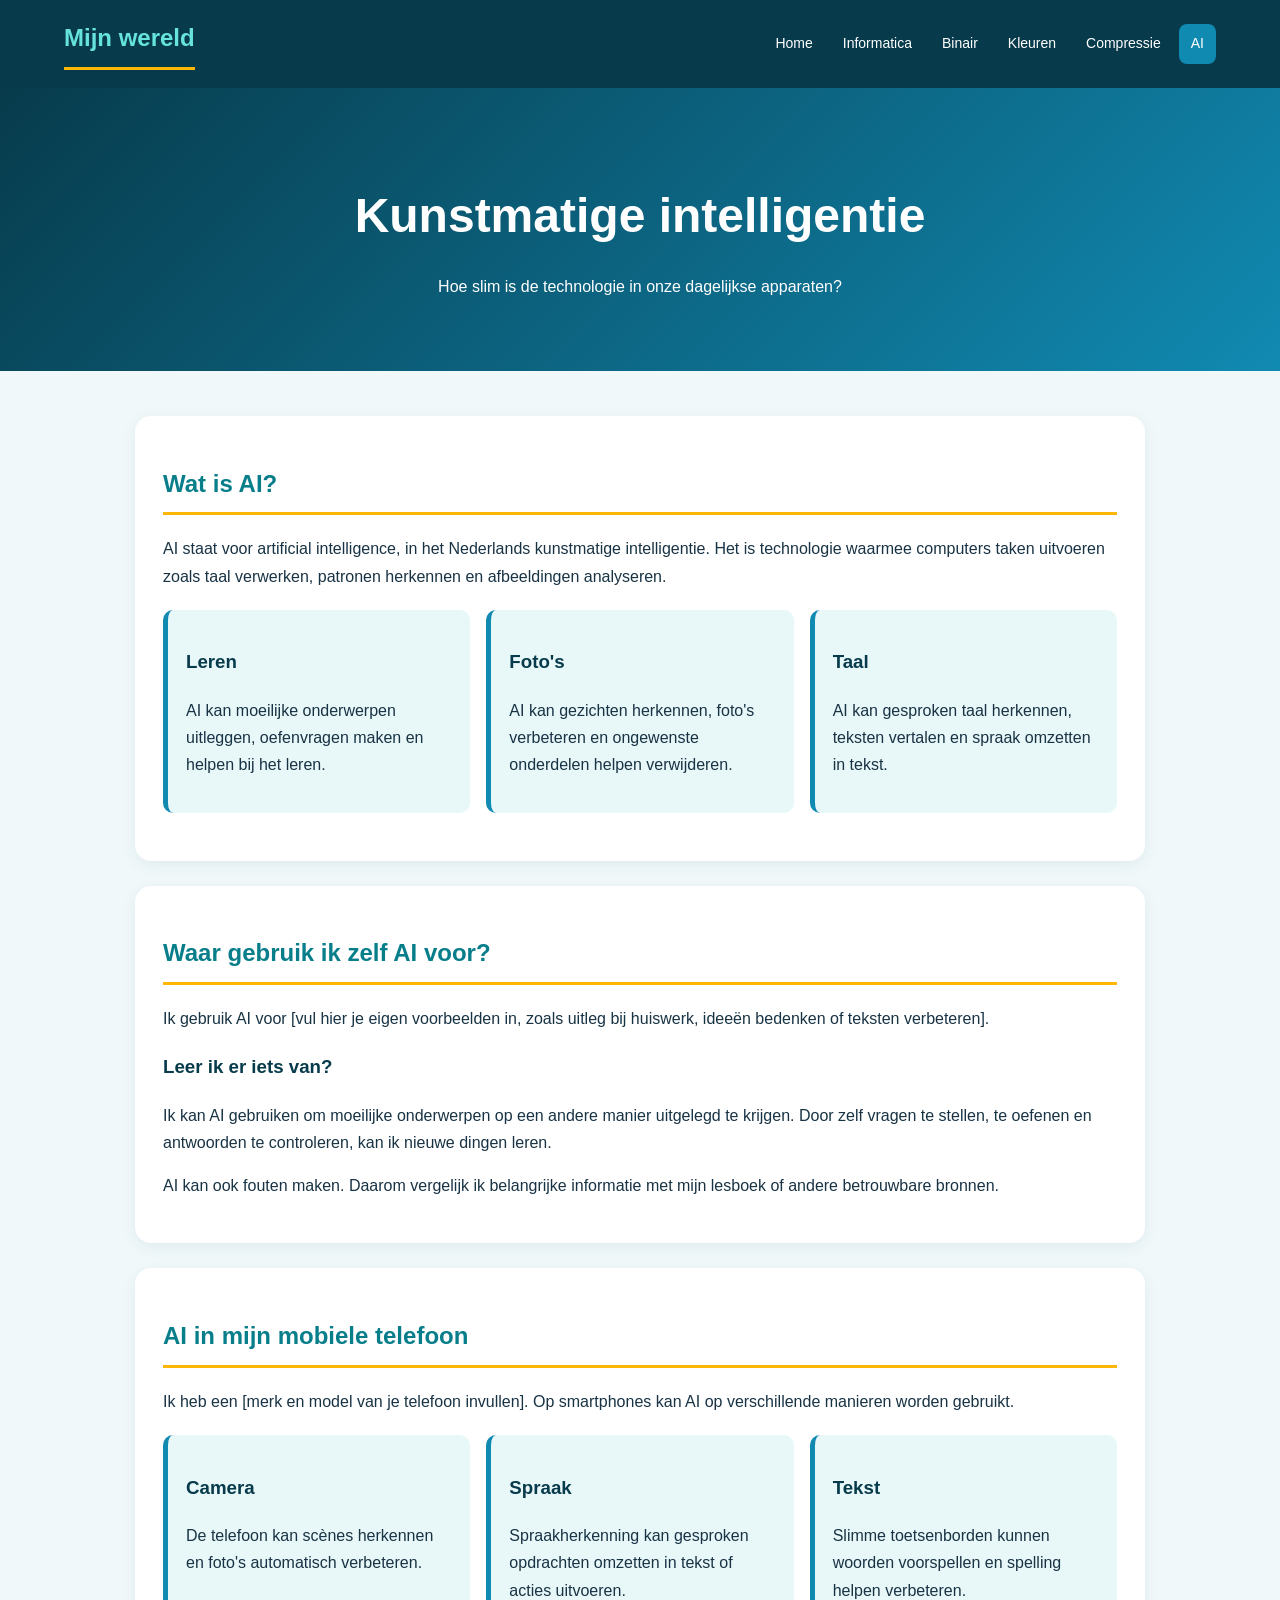
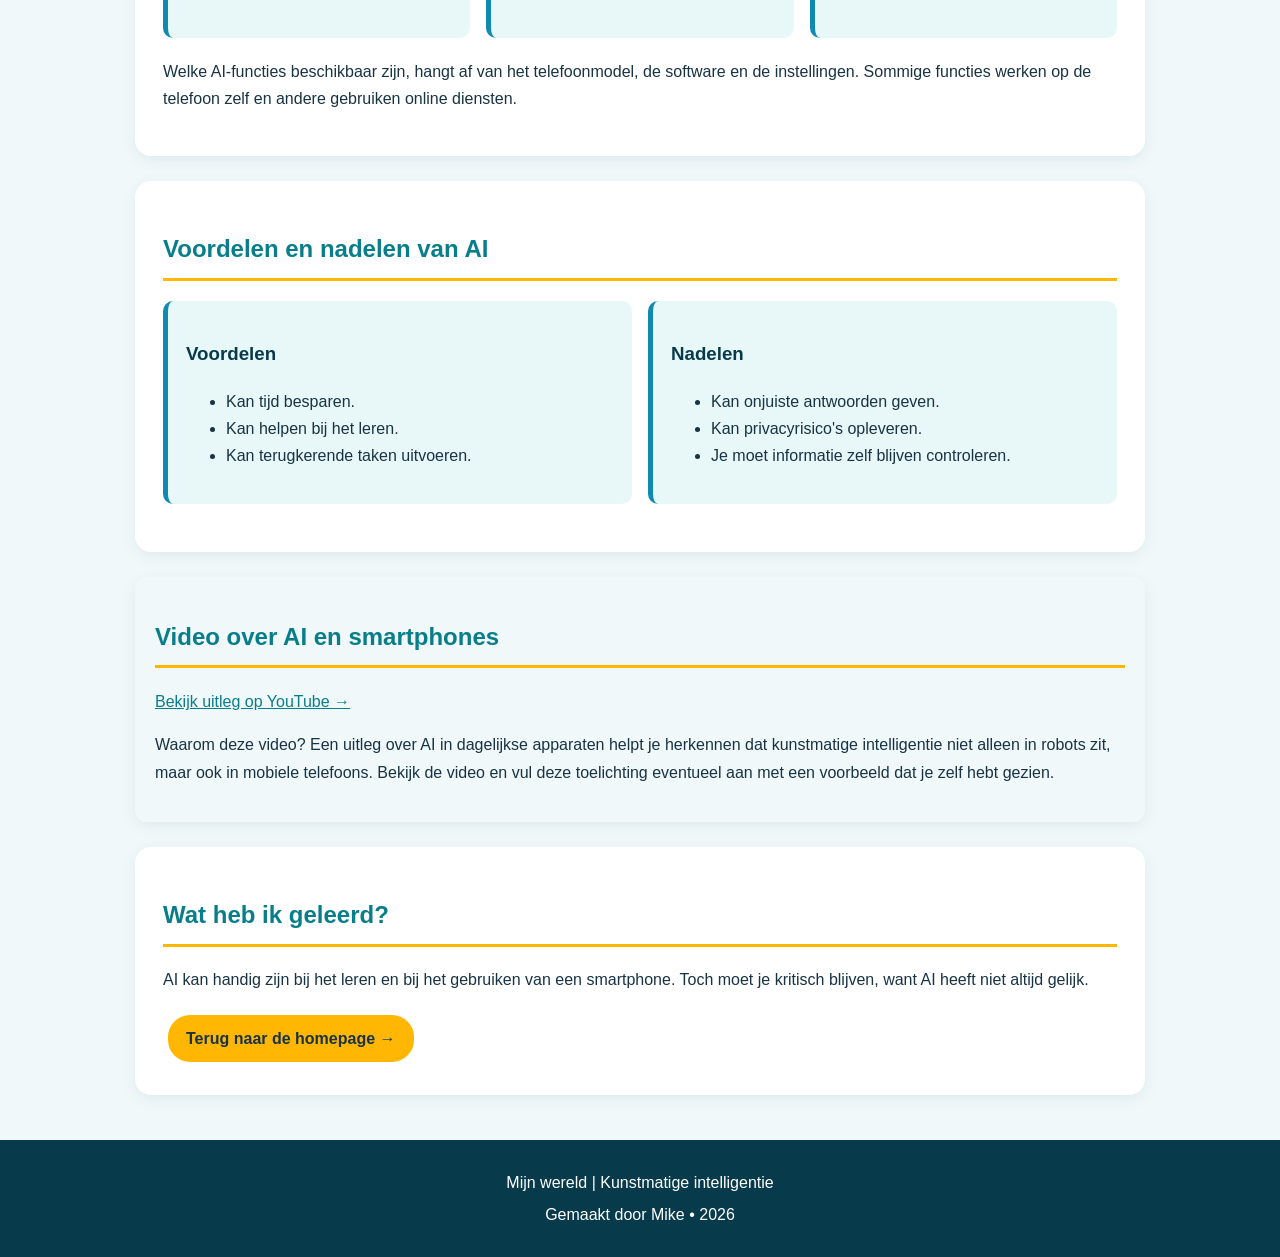
<file: ai.html>
<!DOCTYPE html>
<html lang="nl">
<head>
    <meta charset="UTF-8">
    <meta name="viewport" content="width=device-width, initial-scale=1.0">
    <title>AI | Mijn wereld</title>
    <link rel="stylesheet" href="opmaak.css">
</head>
<body>
    <header>
        <h2> Mijn wereld</h2>
        <nav>
            <a href="index.html">Home</a>
            <a href="invoer.html">Informatica</a>
            <a href="binairstelsel.html">Binair</a>
            <a href="kleurmodellen.html">Kleuren</a>
            <a href="compressie.html">Compressie</a>
            <a class="actief" href="ai.html">AI</a>
        </nav>
    </header>

    <div class="hero">
        <h1> Kunstmatige intelligentie</h1>
        <p>Hoe slim is de technologie in onze dagelijkse apparaten?</p>
    </div>

    <main>
        <section>
            <h2>Wat is AI?</h2>
            <p>
                AI staat voor artificial intelligence, in het Nederlands
                kunstmatige intelligentie. Het is technologie waarmee
                computers taken uitvoeren zoals taal verwerken,
                patronen herkennen en afbeeldingen analyseren.
            </p>

            <div class="kaarten">
                <div class="kaart">
                    <h3> Leren</h3>
                    <p>
                        AI kan moeilijke onderwerpen uitleggen,
                        oefenvragen maken en helpen bij het leren.
                    </p>
                </div>

                <div class="kaart">
                    <h3> Foto's</h3>
                    <p>
                        AI kan gezichten herkennen, foto's verbeteren
                        en ongewenste onderdelen helpen verwijderen.
                    </p>
                </div>

                <div class="kaart">
                    <h3> Taal</h3>
                    <p>
                        AI kan gesproken taal herkennen, teksten vertalen
                        en spraak omzetten in tekst.
                    </p>
                </div>
            </div>
        </section>

        <section>
            <h2>Waar gebruik ik zelf AI voor?</h2>

            <!-- Vul dit onderdeel aan met je eigen ervaringen -->
            <p>
                Ik gebruik AI voor [vul hier je eigen voorbeelden in,
                zoals uitleg bij huiswerk, ideeën bedenken of teksten verbeteren].
            </p>

            <h3>Leer ik er iets van?</h3>
            <p>
                Ik kan AI gebruiken om moeilijke onderwerpen op een
                andere manier uitgelegd te krijgen. Door zelf vragen
                te stellen, te oefenen en antwoorden te controleren,
                kan ik nieuwe dingen leren.
            </p>
            <p>
                AI kan ook fouten maken. Daarom vergelijk ik belangrijke
                informatie met mijn lesboek of andere betrouwbare bronnen.
            </p>
        </section>

        <section>
            <h2> AI in mijn mobiele telefoon</h2>

            <!-- Vul hier het echte merk en model in -->
            <p>
                Ik heb een [merk en model van je telefoon invullen].
                Op smartphones kan AI op verschillende manieren worden
                gebruikt.
            </p>

            <div class="kaarten">
                <div class="kaart">
                    <h3> Camera</h3>
                    <p>
                        De telefoon kan scènes herkennen en foto's
                        automatisch verbeteren.
                    </p>
                </div>

                <div class="kaart">
                    <h3> Spraak</h3>
                    <p>
                        Spraakherkenning kan gesproken opdrachten
                        omzetten in tekst of acties uitvoeren.
                    </p>
                </div>

                <div class="kaart">
                    <h3> Tekst</h3>
                    <p>
                        Slimme toetsenborden kunnen woorden voorspellen
                        en spelling helpen verbeteren.
                    </p>
                </div>
            </div>

            <p>
                Welke AI-functies beschikbaar zijn, hangt af van het
                telefoonmodel, de software en de instellingen.
                Sommige functies werken op de telefoon zelf en andere
                gebruiken online diensten.
            </p>
        </section>

        <section>
            <h2>Voordelen en nadelen van AI</h2>

            <div class="kaarten">
                <div class="kaart">
                    <h3> Voordelen</h3>
                    <ul>
                        <li>Kan tijd besparen.</li>
                        <li>Kan helpen bij het leren.</li>
                        <li>Kan terugkerende taken uitvoeren.</li>
                    </ul>
                </div>

                <div class="kaart">
                    <h3> Nadelen</h3>
                    <ul>
                        <li>Kan onjuiste antwoorden geven.</li>
                        <li>Kan privacyrisico's opleveren.</li>
                        <li>Je moet informatie zelf blijven controleren.</li>
                    </ul>
                </div>
            </div>
        </section>

        <section class="video">
            <h2> Video over AI en smartphones</h2>
            <a href="https://www.youtube.com/results?search_query=kunstmatige+intelligentie+AI+smartphone+uitleg+Nederlands"
               target="_blank" rel="noopener noreferrer">
                Bekijk uitleg op YouTube →
            </a>
            <p>
                Waarom deze video? Een uitleg over AI in dagelijkse
                apparaten helpt je herkennen dat kunstmatige intelligentie
                niet alleen in robots zit, maar ook in mobiele telefoons.
                Bekijk de video en vul deze toelichting eventueel aan
                met een voorbeeld dat je zelf hebt gezien.
            </p>
        </section>

        <section>
            <h2>Wat heb ik geleerd?</h2>
            <p>
                AI kan handig zijn bij het leren en bij het gebruiken
                van een smartphone. Toch moet je kritisch blijven,
                want AI heeft niet altijd gelijk.
            </p>
            <a class="knop" href="index.html">Terug naar de homepage →</a>
        </section>
    </main>

    <footer>
        <p>Mijn wereld | Kunstmatige intelligentie</p>
        <p>Gemaakt door Mike • 2026</p>
    </footer>
</body>
</html>
</file>
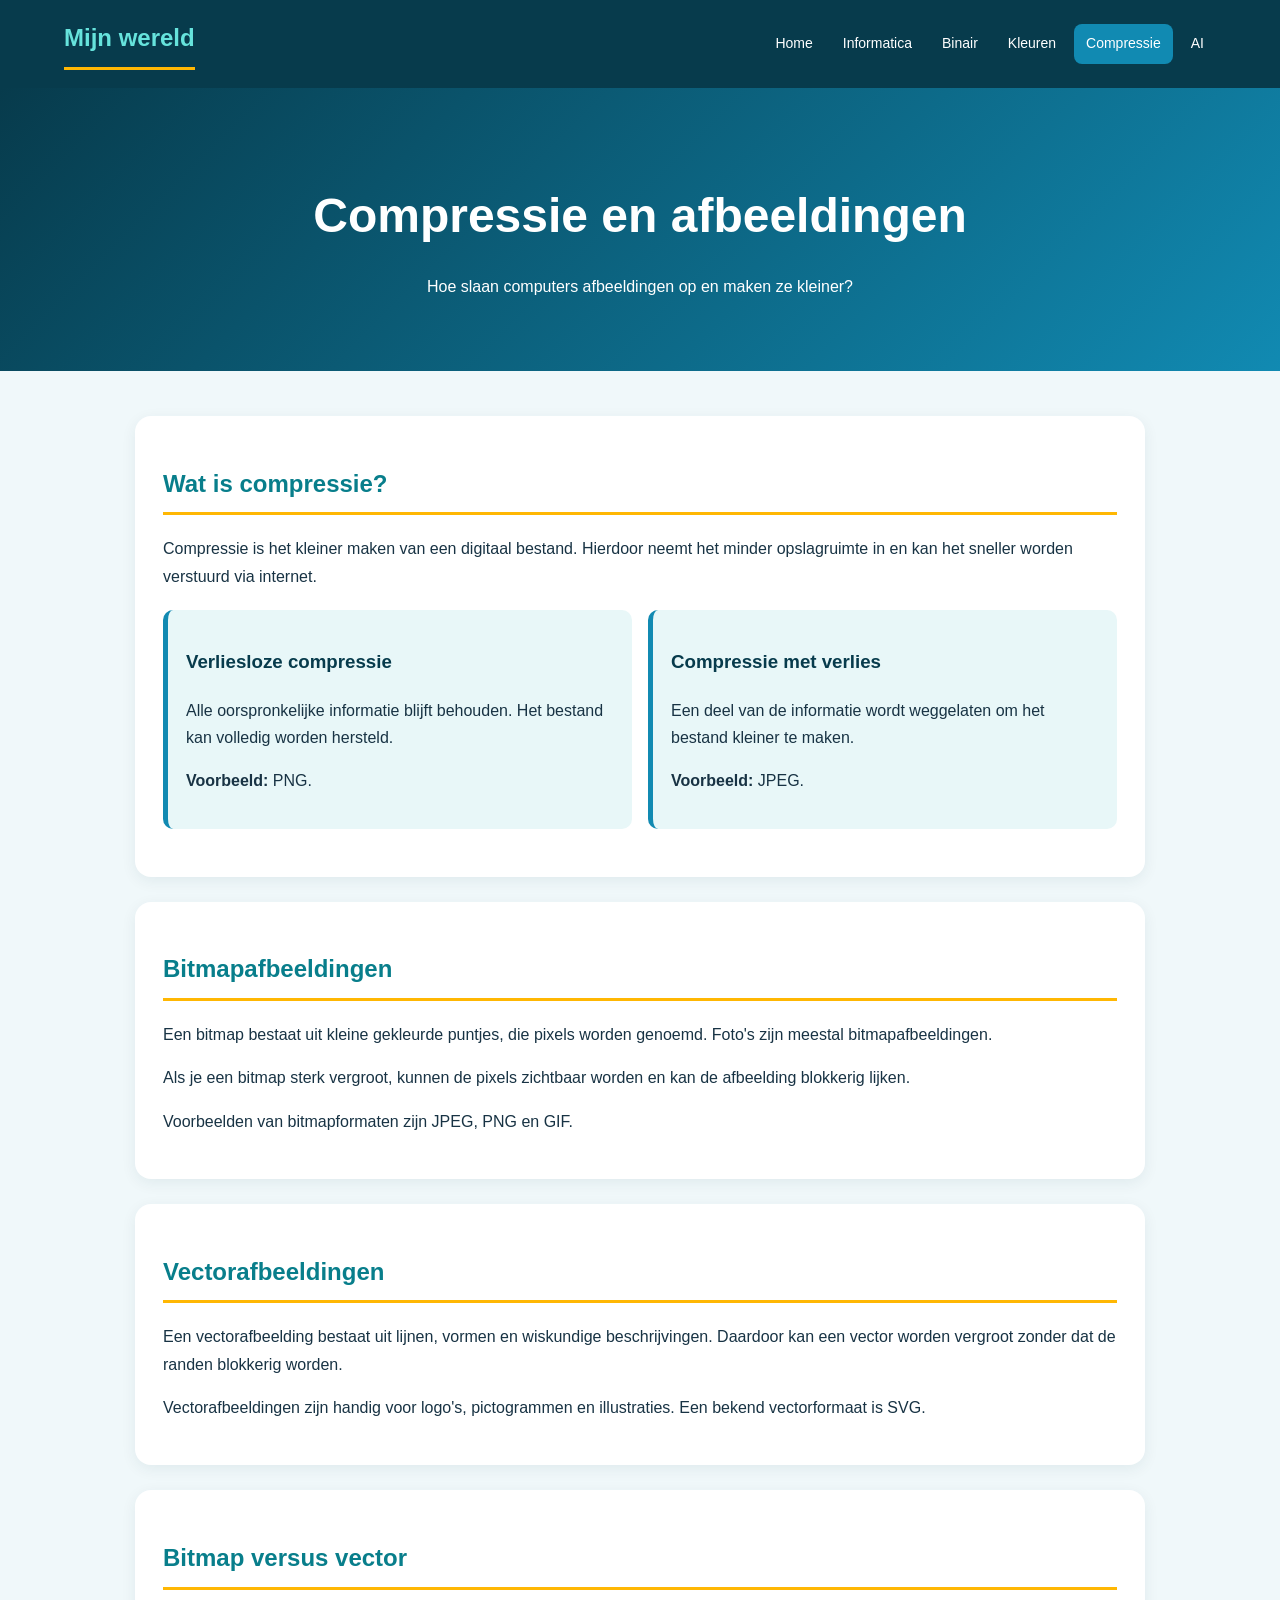
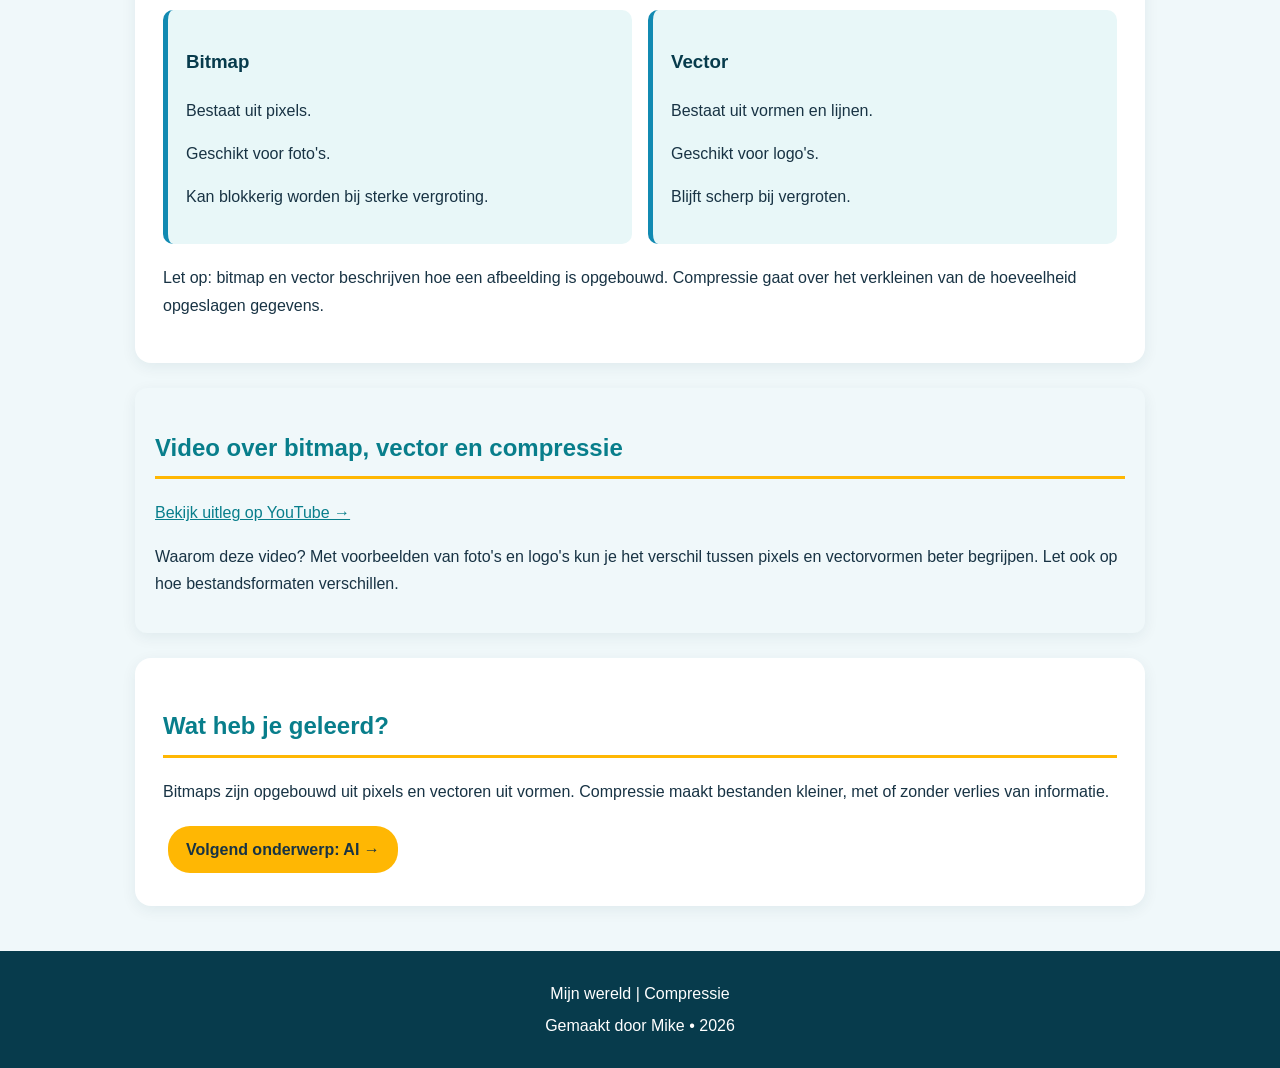
<file: compressie.html>
<!DOCTYPE html>
<html lang="nl">
<head>
    <meta charset="UTF-8">
    <meta name="viewport" content="width=device-width, initial-scale=1.0">
    <title>Compressie | Mijn wereld</title>
    <link rel="stylesheet" href="opmaak.css">
</head>
<body>
    <header>
        <h2> Mijn wereld</h2>
        <nav>
            <a href="index.html">Home</a>
            <a href="invoer.html">Informatica</a>
            <a href="binairstelsel.html">Binair</a>
            <a href="kleurmodellen.html">Kleuren</a>
            <a class="actief" href="compressie.html">Compressie</a>
            <a href="ai.html">AI</a>
        </nav>
    </header>

    <div class="hero">
        <h1> Compressie en afbeeldingen</h1>
        <p>Hoe slaan computers afbeeldingen op en maken ze kleiner?</p>
    </div>

    <main>
        <section>
            <h2>Wat is compressie?</h2>
            <p>
                Compressie is het kleiner maken van een digitaal bestand.
                Hierdoor neemt het minder opslagruimte in en kan het
                sneller worden verstuurd via internet.
            </p>

            <div class="kaarten">
                <div class="kaart">
                    <h3>Verliesloze compressie</h3>
                    <p>
                        Alle oorspronkelijke informatie blijft behouden.
                        Het bestand kan volledig worden hersteld.
                    </p>
                    <p><strong>Voorbeeld:</strong> PNG.</p>
                </div>

                <div class="kaart">
                    <h3>Compressie met verlies</h3>
                    <p>
                        Een deel van de informatie wordt weggelaten
                        om het bestand kleiner te maken.
                    </p>
                    <p><strong>Voorbeeld:</strong> JPEG.</p>
                </div>
            </div>
        </section>

        <section>
            <h2>Bitmapafbeeldingen</h2>
            <p>
                Een bitmap bestaat uit kleine gekleurde puntjes,
                die pixels worden genoemd. Foto's zijn meestal
                bitmapafbeeldingen.
            </p>
            <p>
                Als je een bitmap sterk vergroot, kunnen de pixels
                zichtbaar worden en kan de afbeelding blokkerig lijken.
            </p>
            <p>Voorbeelden van bitmapformaten zijn JPEG, PNG en GIF.</p>
        </section>

        <section>
            <h2>Vectorafbeeldingen</h2>
            <p>
                Een vectorafbeelding bestaat uit lijnen, vormen en
                wiskundige beschrijvingen. Daardoor kan een vector
                worden vergroot zonder dat de randen blokkerig worden.
            </p>
            <p>
                Vectorafbeeldingen zijn handig voor logo's, pictogrammen
                en illustraties. Een bekend vectorformaat is SVG.
            </p>
        </section>

        <section>
            <h2>Bitmap versus vector</h2>
            <div class="kaarten">
                <div class="kaart">
                    <h3>Bitmap </h3>
                    <p>Bestaat uit pixels.</p>
                    <p>Geschikt voor foto's.</p>
                    <p>Kan blokkerig worden bij sterke vergroting.</p>
                </div>
                <div class="kaart">
                    <h3>Vector </h3>
                    <p>Bestaat uit vormen en lijnen.</p>
                    <p>Geschikt voor logo's.</p>
                    <p>Blijft scherp bij vergroten.</p>
                </div>
            </div>
            <p>
                Let op: bitmap en vector beschrijven hoe een afbeelding
                is opgebouwd. Compressie gaat over het verkleinen van
                de hoeveelheid opgeslagen gegevens.
            </p>
        </section>

        <section class="video">
            <h2> Video over bitmap, vector en compressie</h2>
            <a href="https://www.youtube.com/results?search_query=bitmap+vector+compressie+uitleg+Nederlands"
               target="_blank" rel="noopener noreferrer">
                Bekijk uitleg op YouTube →
            </a>
            <p>
                Waarom deze video? Met voorbeelden van foto's en logo's
                kun je het verschil tussen pixels en vectorvormen beter
                begrijpen. Let ook op hoe bestandsformaten verschillen.
            </p>
        </section>

        <section>
            <h2>Wat heb je geleerd?</h2>
            <p>
                Bitmaps zijn opgebouwd uit pixels en vectoren uit vormen.
                Compressie maakt bestanden kleiner, met of zonder verlies
                van informatie.
            </p>
            <a class="knop" href="ai.html">Volgend onderwerp: AI →</a>
        </section>
    </main>

    <footer>
        <p>Mijn wereld | Compressie</p>
        <p>Gemaakt door Mike • 2026</p>
    </footer>
</body>
</html>
</file>
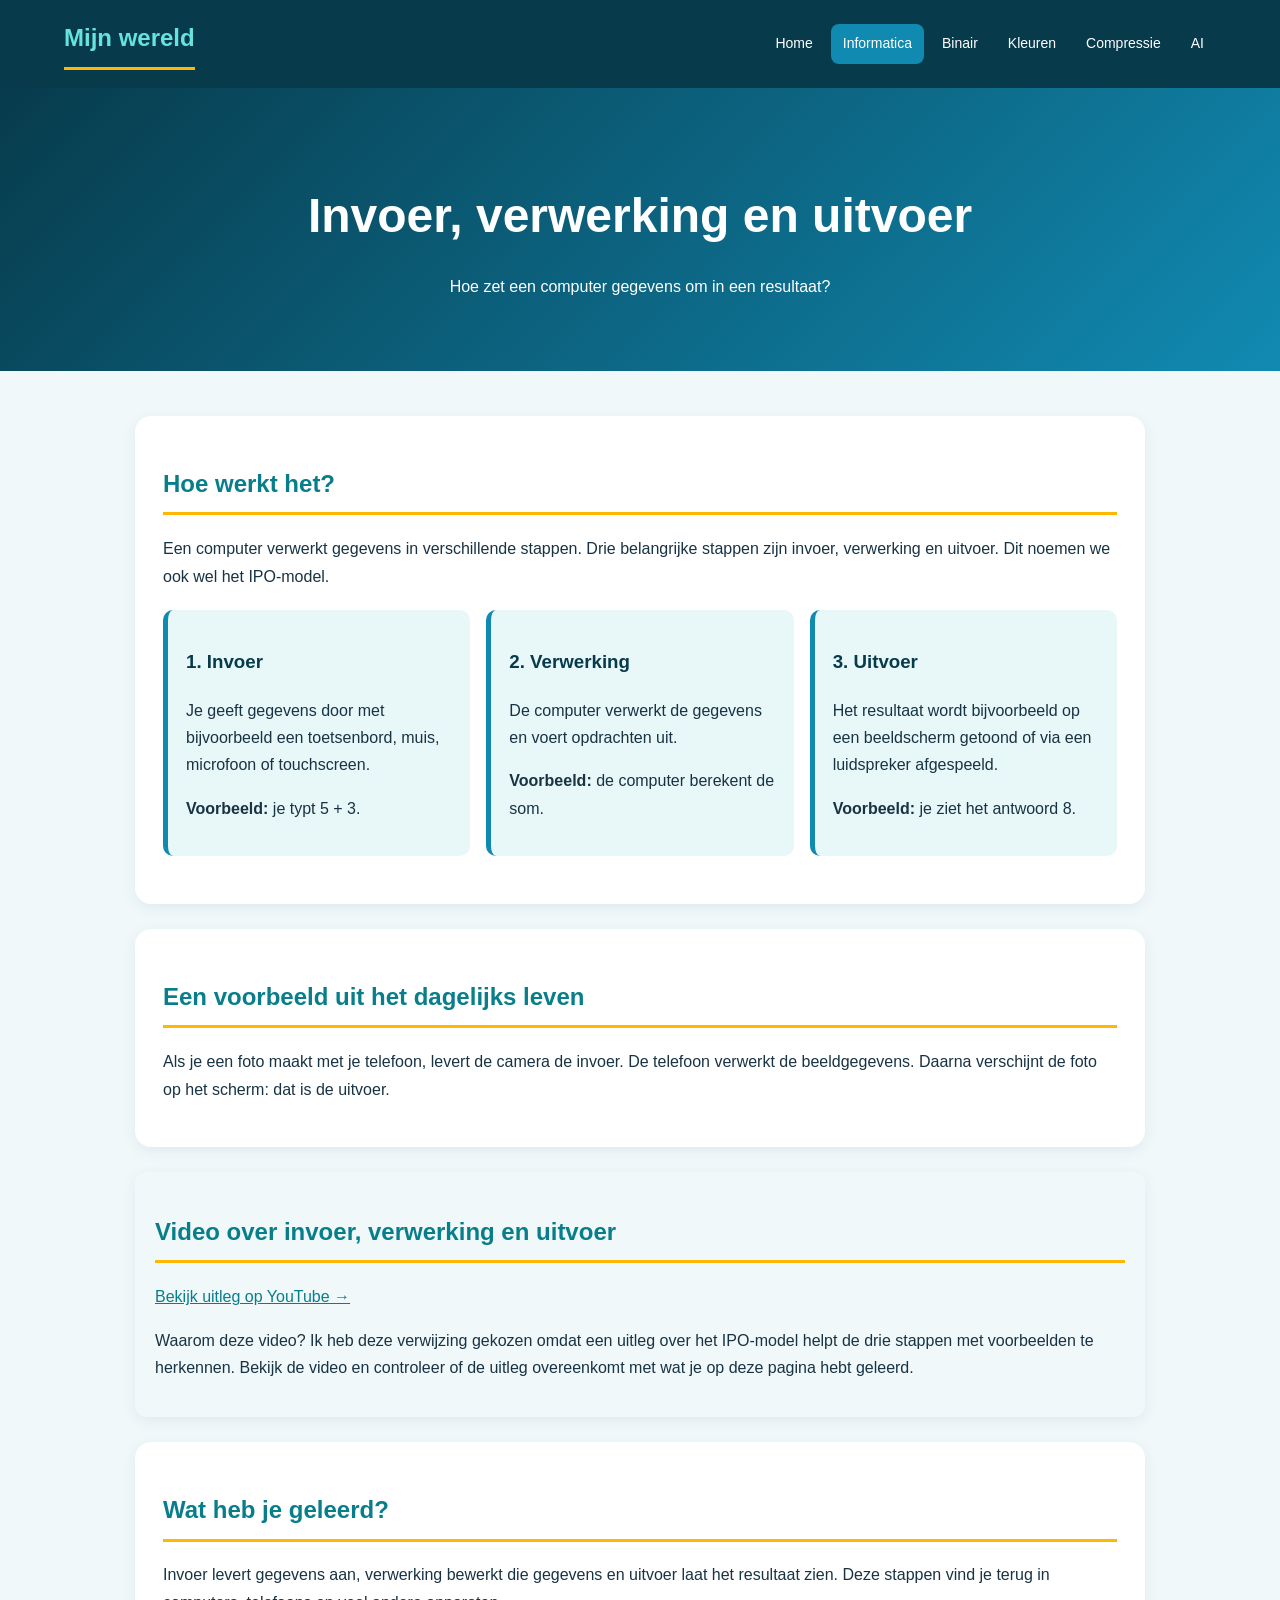
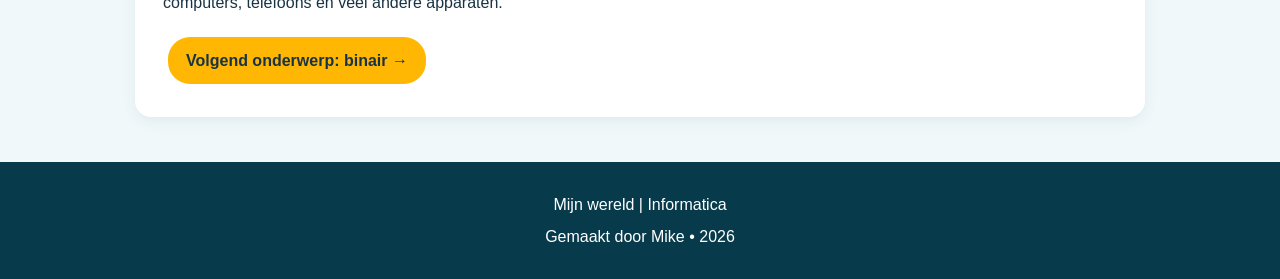
<file: invoer.html>
<!DOCTYPE html>
<html lang="nl">
<head>
    <meta charset="UTF-8">
    <meta name="viewport" content="width=device-width, initial-scale=1.0">
    <title>Informatica | Mijn wereld</title>
    <!-- Dezelfde opmaak als op de homepage -->
    <link rel="stylesheet" href="opmaak.css">
</head>
<body>
    <header>
        <h2> Mijn wereld</h2>
        <nav>
            <a href="index.html">Home</a>
            <a class="actief" href="invoer.html">Informatica</a>
            <a href="binairstelsel.html">Binair</a>
            <a href="kleurmodellen.html">Kleuren</a>
            <a href="compressie.html">Compressie</a>
            <a href="ai.html">AI</a>
        </nav>
    </header>

    <div class="hero">
        <h1> Invoer, verwerking en uitvoer</h1>
        <p>Hoe zet een computer gegevens om in een resultaat?</p>
    </div>

    <main>
        <section>
            <h2>Hoe werkt het?</h2>
            <p>
                Een computer verwerkt gegevens in verschillende stappen.
                Drie belangrijke stappen zijn invoer, verwerking en uitvoer.
                Dit noemen we ook wel het IPO-model.
            </p>

            <div class="kaarten">
                <div class="kaart">
                    <h3>1. Invoer</h3>
                    <p>
                        Je geeft gegevens door met bijvoorbeeld een
                        toetsenbord, muis, microfoon of touchscreen.
                    </p>
                    <p><strong>Voorbeeld:</strong> je typt 5 + 3.</p>
                </div>

                <div class="kaart">
                    <h3>2. Verwerking</h3>
                    <p>
                        De computer verwerkt de gegevens en voert
                        opdrachten uit.
                    </p>
                    <p><strong>Voorbeeld:</strong> de computer berekent de som.</p>
                </div>

                <div class="kaart">
                    <h3>3. Uitvoer</h3>
                    <p>
                        Het resultaat wordt bijvoorbeeld op een
                        beeldscherm getoond of via een luidspreker afgespeeld.
                    </p>
                    <p><strong>Voorbeeld:</strong> je ziet het antwoord 8.</p>
                </div>
            </div>
        </section>

        <section>
            <h2>Een voorbeeld uit het dagelijks leven</h2>
            <p>
                Als je een foto maakt met je telefoon, levert de camera
                de invoer. De telefoon verwerkt de beeldgegevens.
                Daarna verschijnt de foto op het scherm: dat is de uitvoer.
            </p>
        </section>

        <section class="video">
            <h2> Video over invoer, verwerking en uitvoer</h2>
            <a href="https://www.youtube.com/results?search_query=invoer+verwerking+uitvoer+IPO+model+uitleg"
               target="_blank" rel="noopener noreferrer">
                Bekijk uitleg op YouTube →
            </a>
            <p>
                Waarom deze video? Ik heb deze verwijzing gekozen omdat
                een uitleg over het IPO-model helpt de drie stappen
                met voorbeelden te herkennen. Bekijk de video en controleer
                of de uitleg overeenkomt met wat je op deze pagina hebt geleerd.
            </p>
        </section>

        <section>
            <h2>Wat heb je geleerd?</h2>
            <p>
                Invoer levert gegevens aan, verwerking bewerkt die gegevens
                en uitvoer laat het resultaat zien. Deze stappen vind je
                terug in computers, telefoons en veel andere apparaten.
            </p>
            <a class="knop" href="binair.html">Volgend onderwerp: binair →</a>
        </section>
    </main>

    <footer>
        <p>Mijn wereld | Informatica</p>
        <p>Gemaakt door Mike • 2026</p>
    </footer>
</body>
</html>
</file>
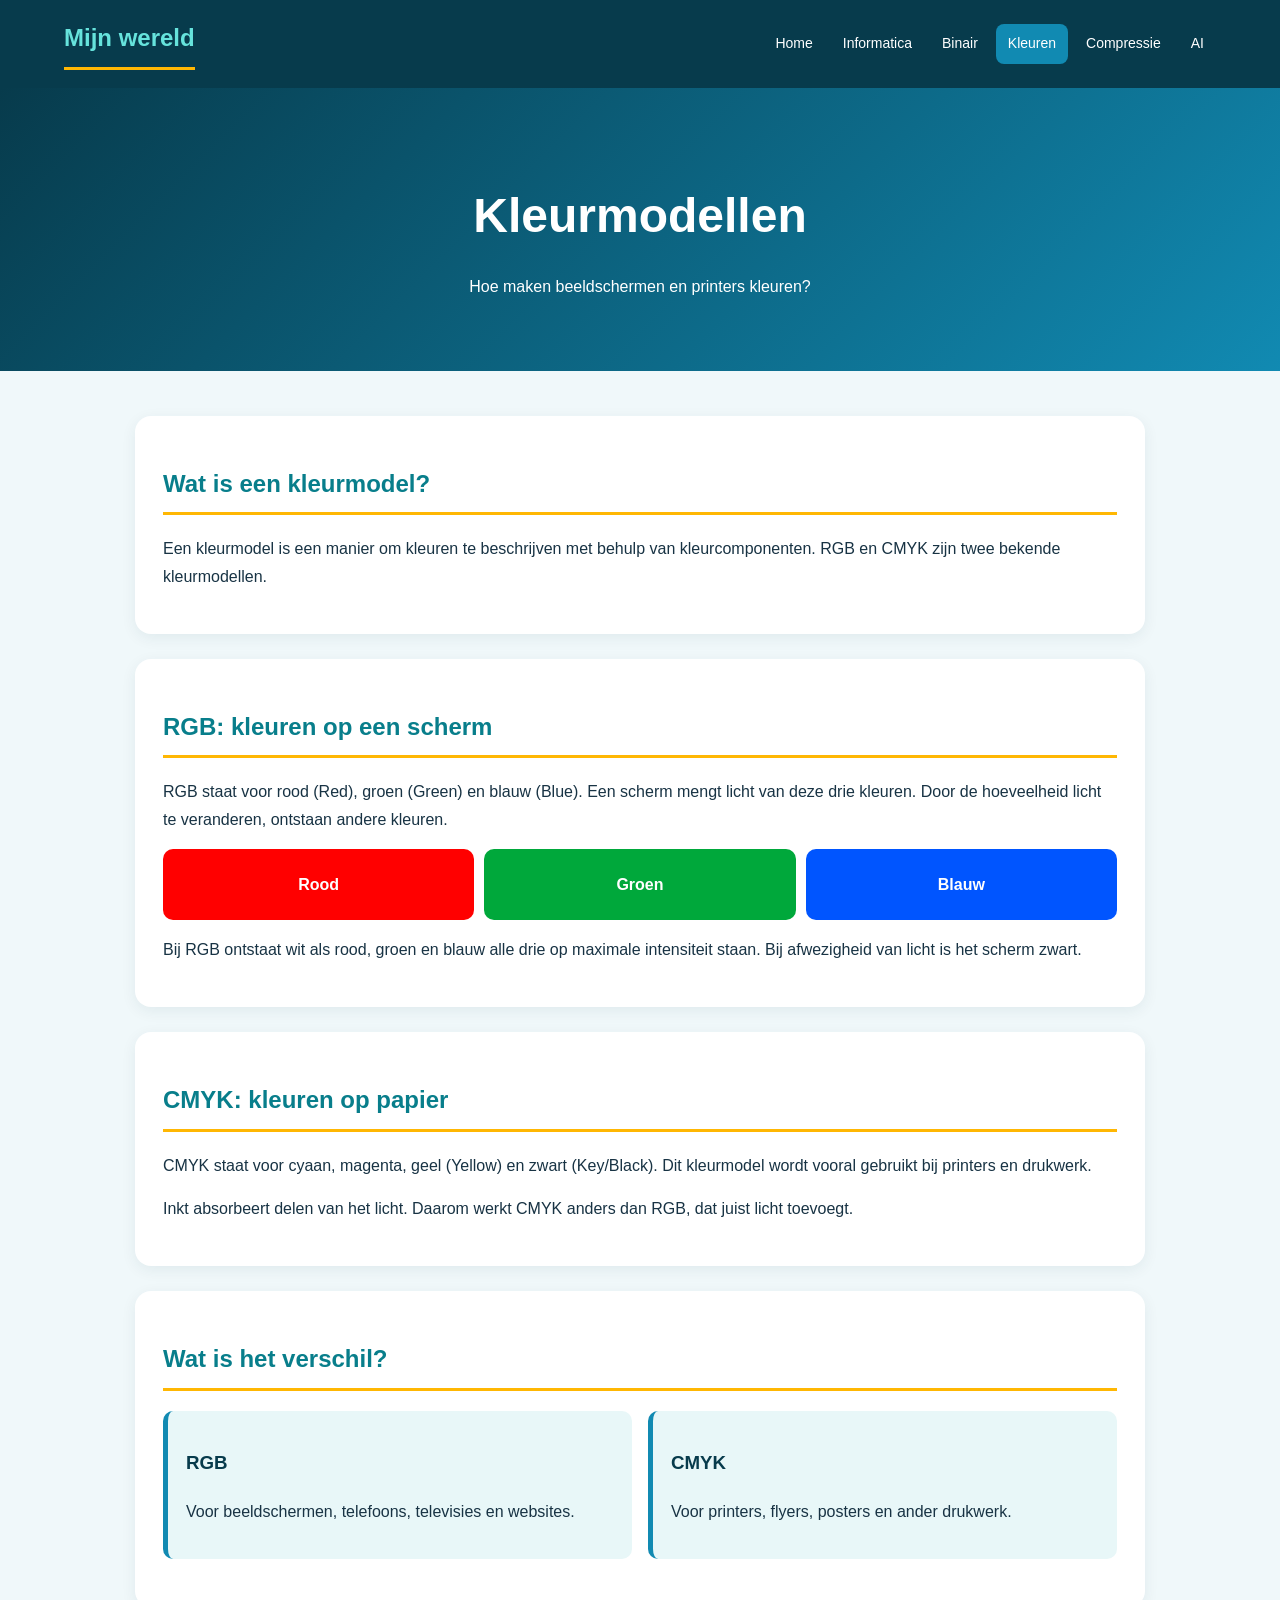
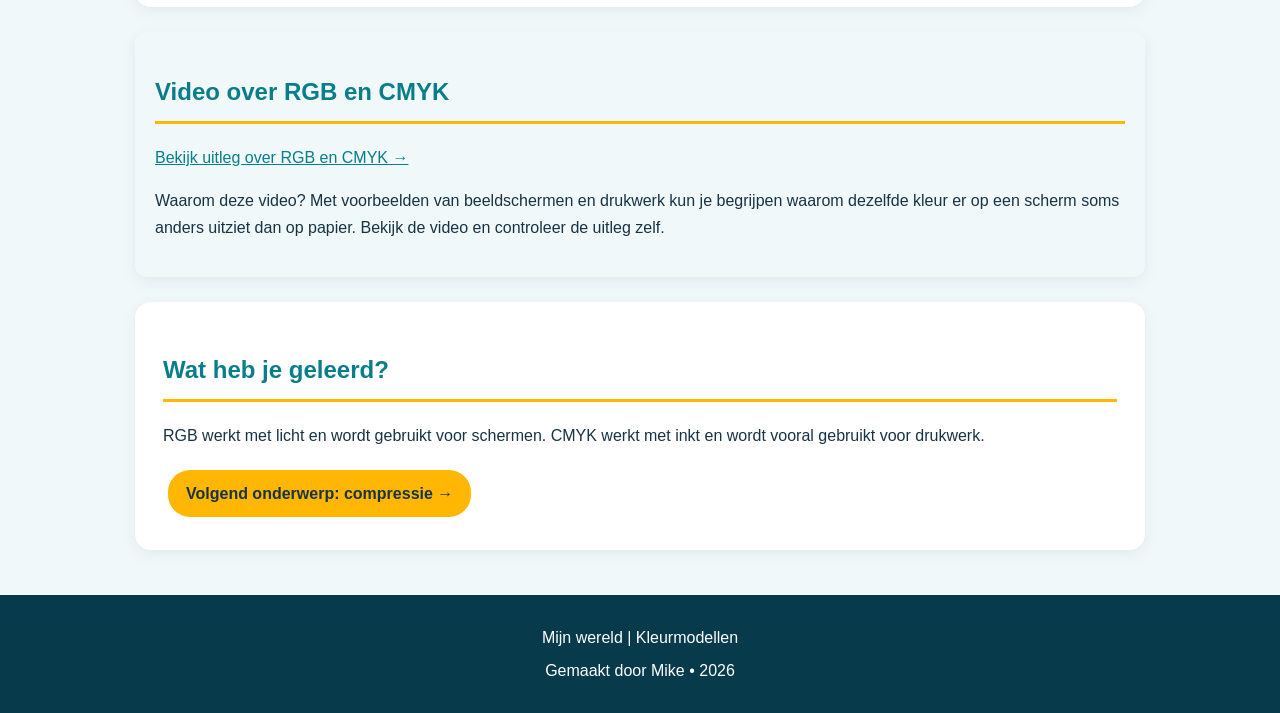
<file: kleurmodellen.html>
<!DOCTYPE html>
<html lang="nl">
<head>
    <meta charset="UTF-8">
    <meta name="viewport" content="width=device-width, initial-scale=1.0">
    <title>Kleurmodellen | Mijn wereld</title>
    <link rel="stylesheet" href="opmaak.css">
</head>
<body>
    <header>
        <h2> Mijn wereld</h2>
        <nav>
            <a href="index.html">Home</a>
            <a href="invoer.html">Informatica</a>
            <a href="binairstelsel.html">Binair</a>
            <a class="actief" href="kleurmodellen.html">Kleuren</a>
            <a href="compressie.html">Compressie</a>
            <a href="ai.html">AI</a>
        </nav>
    </header>

    <div class="hero">
        <h1> Kleurmodellen</h1>
        <p>Hoe maken beeldschermen en printers kleuren?</p>
    </div>

    <main>
        <section>
            <h2>Wat is een kleurmodel?</h2>
            <p>
                Een kleurmodel is een manier om kleuren te beschrijven
                met behulp van kleurcomponenten. RGB en CMYK zijn twee
                bekende kleurmodellen.
            </p>
        </section>

        <section>
            <h2>RGB: kleuren op een scherm</h2>
            <p>
                RGB staat voor rood (Red), groen (Green) en blauw (Blue).
                Een scherm mengt licht van deze drie kleuren.
                Door de hoeveelheid licht te veranderen, ontstaan andere kleuren.
            </p>

            <!-- Deze drie vlakken laten de RGB-basiskleuren zien -->
            <div class="kleuren">
                <div class="kleur rood">Rood</div>
                <div class="kleur groen">Groen</div>
                <div class="kleur blauw">Blauw</div>
            </div>

            <p>
                Bij RGB ontstaat wit als rood, groen en blauw alle drie
                op maximale intensiteit staan. Bij afwezigheid van licht
                is het scherm zwart.
            </p>
        </section>

        <section>
            <h2>CMYK: kleuren op papier</h2>
            <p>
                CMYK staat voor cyaan, magenta, geel (Yellow) en zwart
                (Key/Black). Dit kleurmodel wordt vooral gebruikt bij
                printers en drukwerk.
            </p>
            <p>
                Inkt absorbeert delen van het licht. Daarom werkt CMYK
                anders dan RGB, dat juist licht toevoegt.
            </p>
        </section>

        <section>
            <h2>Wat is het verschil?</h2>
            <div class="kaarten">
                <div class="kaart">
                    <h3>RGB</h3>
                    <p>Voor beeldschermen, telefoons, televisies en websites.</p>
                </div>
                <div class="kaart">
                    <h3>CMYK</h3>
                    <p>Voor printers, flyers, posters en ander drukwerk.</p>
                </div>
            </div>
        </section>

        <section class="video">
            <h2> Video over RGB en CMYK</h2>
            <a href="https://www.youtube.com/results?search_query=RGB+CMYK+verschil+uitleg+Nederlands"
               target="_blank" rel="noopener noreferrer">
                Bekijk uitleg over RGB en CMYK →
            </a>
            <p>
                Waarom deze video? Met voorbeelden van beeldschermen
                en drukwerk kun je begrijpen waarom dezelfde kleur er
                op een scherm soms anders uitziet dan op papier.
                Bekijk de video en controleer de uitleg zelf.
            </p>
        </section>

        <section>
            <h2>Wat heb je geleerd?</h2>
            <p>
                RGB werkt met licht en wordt gebruikt voor schermen.
                CMYK werkt met inkt en wordt vooral gebruikt voor drukwerk.
            </p>
            <a class="knop" href="compressie.html">Volgend onderwerp: compressie →</a>
        </section>
    </main>

    <footer>
        <p>Mijn wereld | Kleurmodellen</p>
        <p>Gemaakt door Mike • 2026</p>
    </footer>
</body>
</html>
</file>
<file: opmaak.css>
* {
    box-sizing: border-box;
    scroll-behavior: smooth;
}

body {
    margin: 0;
    font-family: Arial, Helvetica, sans-serif;
    background: #f0f8fa;
    color: #183344;
    line-height: 1.7;
}

/* Het menu bovenaan iedere pagina */
header {
    background: #073b4c;
    color: white;
    padding: 18px 5%;
    display: flex;
    justify-content: space-between;
    align-items: center;
    flex-wrap: wrap;
    gap: 15px;
}

header h2 {
    color: #66e3dc;
    margin: 0;
}

nav {
    display: flex;
    flex-wrap: wrap;
    gap: 6px;
}

nav a {
    color: white;
    text-decoration: none;
    padding: 8px 12px;
    border-radius: 8px;
    font-size: 14px;
}

/* Een kleurverandering wanneer je over een menu-item gaat */
nav a:hover,
nav a.actief {
    background: #118ab2;
}

/* De grote titel bovenaan een pagina */
.hero {
    background: linear-gradient(135deg, #073b4c, #118ab2);
    color: white;
    text-align: center;
    padding: 55px 20px;
}

.hero h1 {
    font-size: clamp(30px, 5vw, 48px);
    margin-bottom: 10px;
}

/* De hoofdinhoud blijft netjes in het midden */
main {
    max-width: 1050px;
    margin: auto;
    padding: 20px;
}

/* Witte vlakken voor de verschillende onderdelen */
section {
    background: white;
    padding: 28px;
    margin: 25px 0;
    border-radius: 16px;
    box-shadow: 0 4px 15px #073b4c12;
}

h2 {
    color: #087e8b;
    border-bottom: 3px solid #ffb703;
    padding-bottom: 8px;
}

h3 {
    color: #073b4c;
}

/* Afbeeldingen passen zich aan de beschikbare ruimte aan */
.afbeelding {
    display: block;
    width: 100%;
    max-height: 430px;
    object-fit: cover;
    border-radius: 12px;
    margin: 18px 0;
}

/* Kaarten voor voorbeelden en begrippen */
.kaarten {
    display: grid;
    grid-template-columns: repeat(auto-fit, minmax(210px, 1fr));
    gap: 16px;
    margin: 20px 0;
}

.kaart {
    background: #e8f7f8;
    padding: 18px;
    border-left: 5px solid #118ab2;
    border-radius: 10px;
}

/* Knoppen en gewone links */
.knop {
    display: inline-block;
    background: #ffb703;
    color: #183344;
    padding: 10px 18px;
    border-radius: 22px;
    text-decoration: none;
    font-weight: bold;
    margin: 5px;
}

.knop:hover {
    background: #ffd166;
}

a {
    color: #087e8b;
}

.video {
    background: #f0f8fa;
    padding: 20px;
    border-radius: 12px;
    margin-top: 25px;
}

/* Video's passen zich aan aan het scherm */
iframe {
    display: block;
    width: 100%;
    aspect-ratio: 16 / 9;
    border: 0;
    border-radius: 10px;
    margin: 15px 0;
}

/* Voorbeeldkleuren bij de pagina over kleurmodellen */
.kleuren {
    display: grid;
    grid-template-columns: repeat(3, 1fr);
    gap: 10px;
    text-align: center;
}

.kleur {
    color: white;
    padding: 22px 5px;
    border-radius: 10px;
    font-weight: bold;
}

.rood { background: #f00; }
.groen { background: #00a83b; }
.blauw { background: #05f; }

/* Onderaan iedere pagina */
footer {
    background: #073b4c;
    color: white;
    text-align: center;
    padding: 24px;
}

footer p {
    margin: 5px;
}

/* Kleine schermen, zoals mobiele telefoons */
@media (max-width: 600px) {
    header {
        justify-content: center;
        text-align: center;
    }

    nav {
        justify-content: center;
    }

    section {
        padding: 20px;
    }

    .kleuren {
        grid-template-columns: 1fr;
    }
}
</file>
